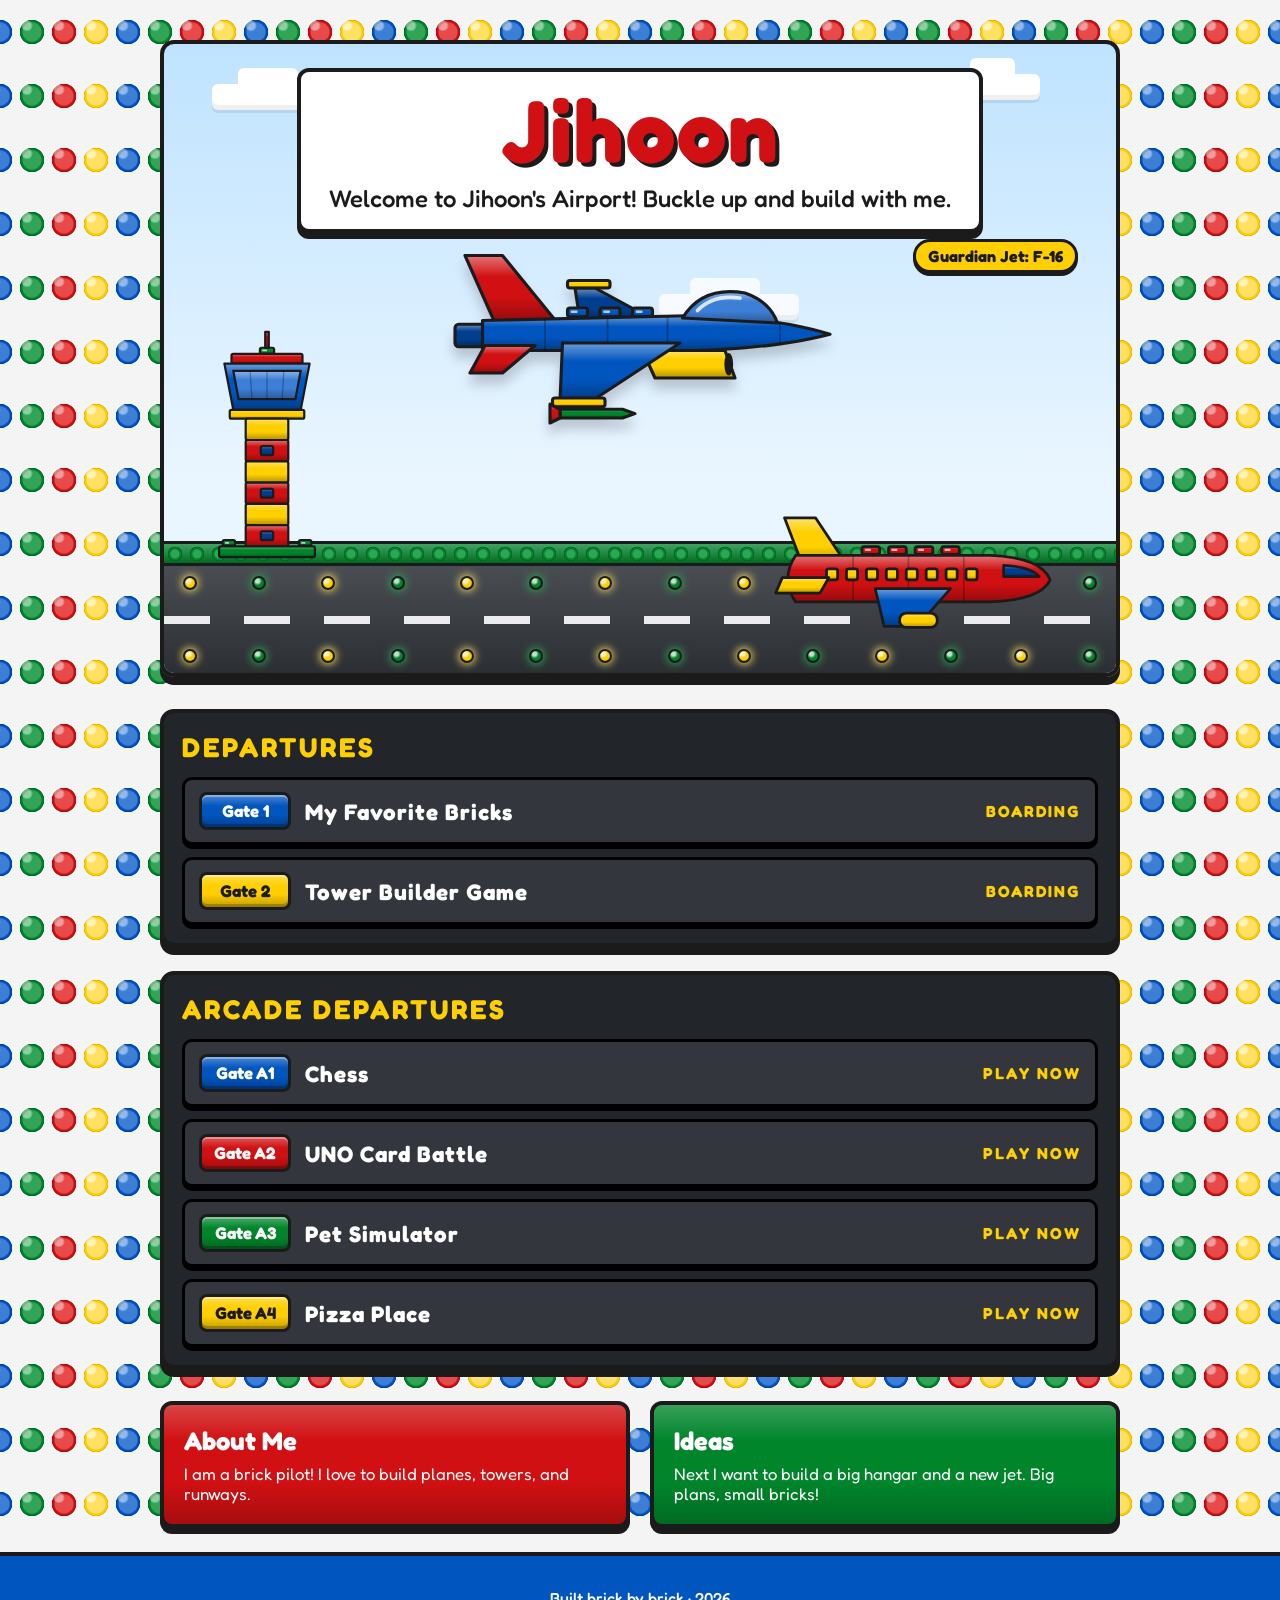
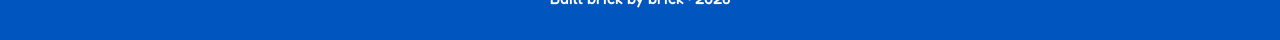
<file: index.html>
<!DOCTYPE html>
<html lang="en">
<head>
  <meta charset="UTF-8">
  <meta http-equiv="refresh" content="0; url=frontend/index.html">
  <title>Jihoon</title>
</head>
<body>
  <p><a href="frontend/index.html">Go to Jihoon's website</a></p>
</body>
</html>
</file>
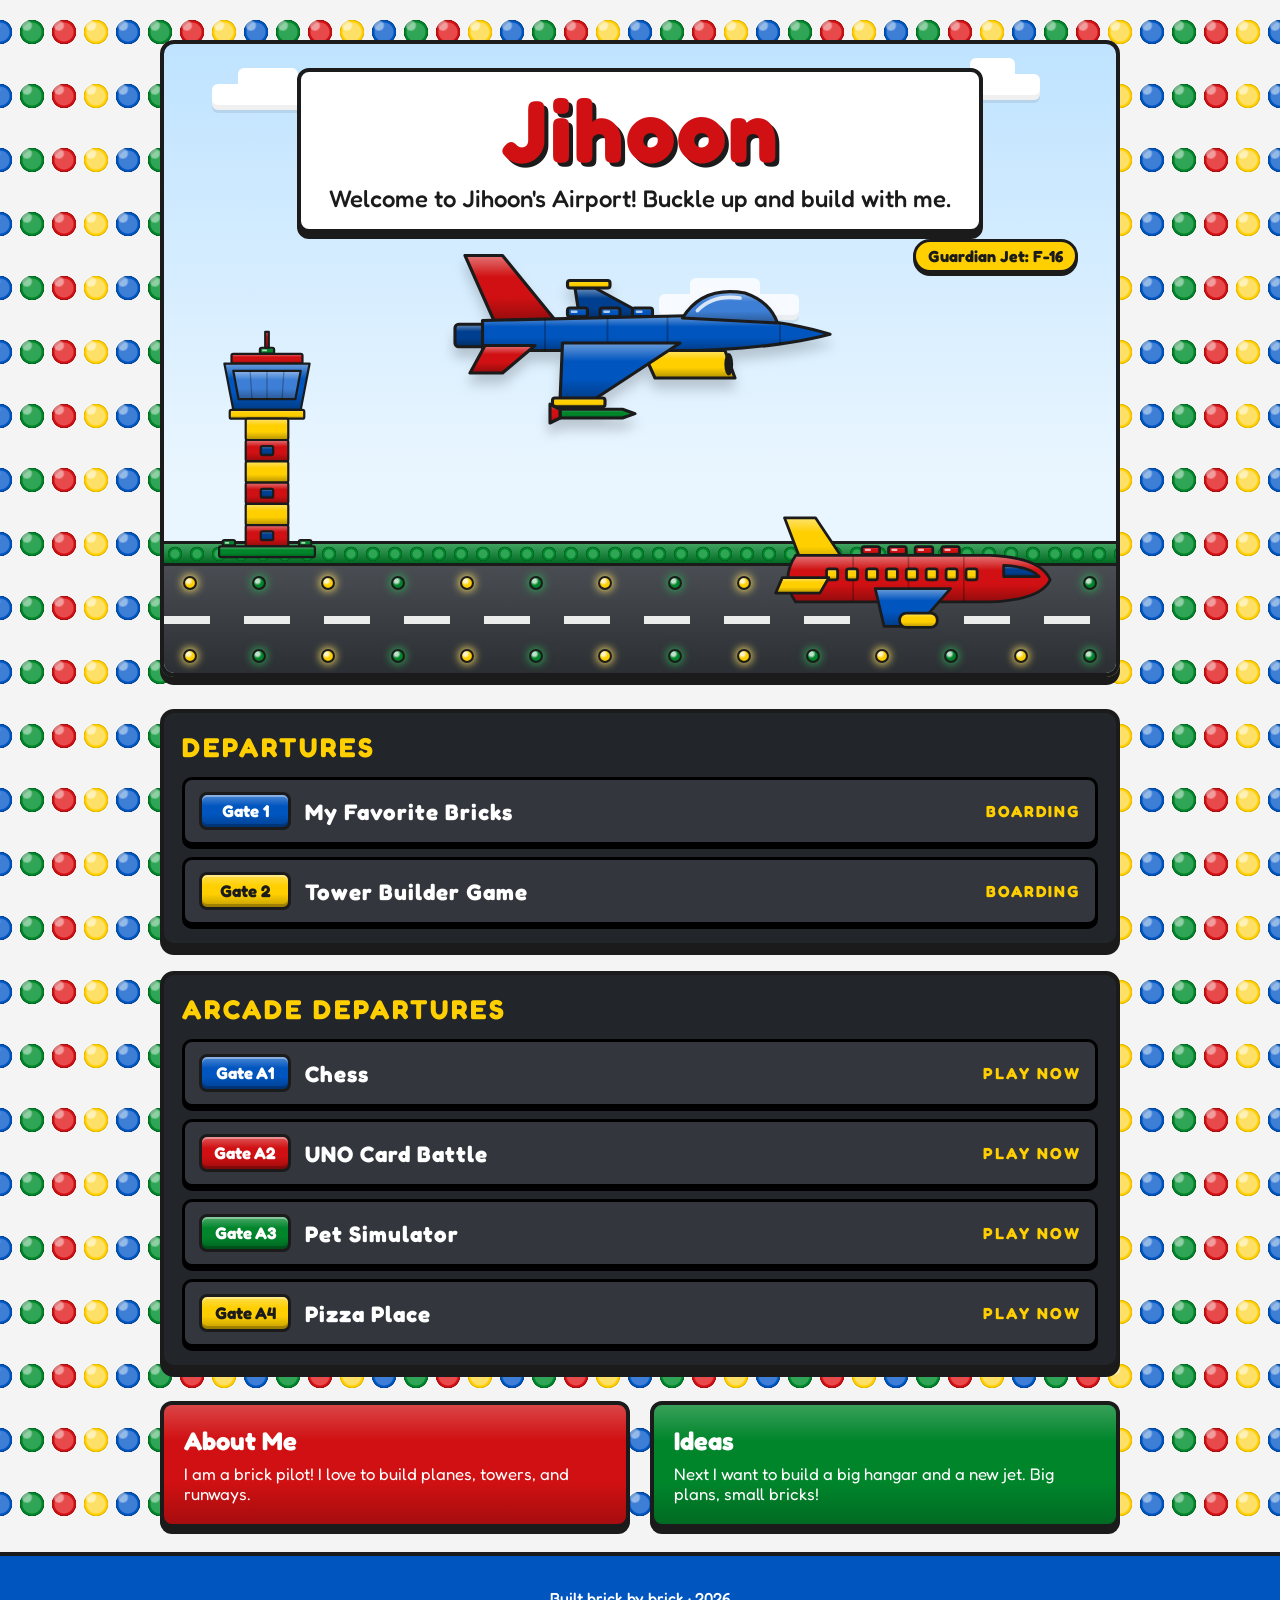
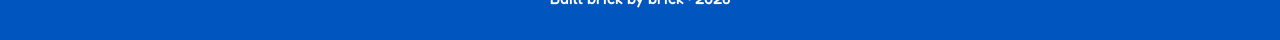
<file: frontend/index.html>
<!DOCTYPE html>
<html lang="en">
<head>
  <meta charset="UTF-8">
  <meta name="viewport" content="width=device-width, initial-scale=1.0">
  <title>Jihoon</title>
  <link rel="preconnect" href="https://fonts.googleapis.com">
  <link rel="preconnect" href="https://fonts.gstatic.com" crossorigin>
  <link href="https://fonts.googleapis.com/css2?family=Fredoka:wght@500;700&display=swap" rel="stylesheet">
  <link rel="stylesheet" href="styles.css">
  <link rel="stylesheet" href="arcade/arcade-board.css">
</head>
<body>
  <main class="page">
    <section class="airport" aria-labelledby="site-title">
      <div class="clouds" aria-hidden="true">
        <span class="cloud c1"></span><span class="cloud c2"></span><span class="cloud c3"></span>
      </div>

      <header class="airport-sign">
        <h1 id="site-title">Jihoon</h1>
        <p id="site-welcome" class="welcome"></p>
      </header>

      <div class="sky-lane">
        <div id="jet" class="guardian-jet" aria-hidden="true"></div>
        <p id="jet-tag" class="jet-tag"></p>
      </div>

      <div class="airfield" aria-hidden="true">
        <div id="tower" class="tower"></div>
        <div class="grass"></div>
        <div class="runway">
          <div id="lights-top" class="runway-lights top"></div>
          <div class="center-line"></div>
          <div id="lights-bottom" class="runway-lights bottom"></div>
        </div>
        <div id="runway-plane" class="runway-plane"></div>
      </div>
    </section>

    <nav class="board" aria-labelledby="board-title">
      <h2 id="board-title" class="board-title"></h2>
      <div id="page-links" class="page-links"></div>
    </nav>

    <section id="cards" class="cards"></section>
  </main>

  <footer class="footer">
    <p>Built brick by brick &middot; <span id="year"></span></p>
  </footer>

  <!-- Load order: back-end, then interface, then front-end. -->
  <script src="../backend/content.js"></script>
  <script src="../interface/api.js"></script>
  <script src="airport-art.js"></script>
  <script src="app.js"></script>
  <script src="arcade/arcade-board.js"></script>
</body>
</html>
</file>
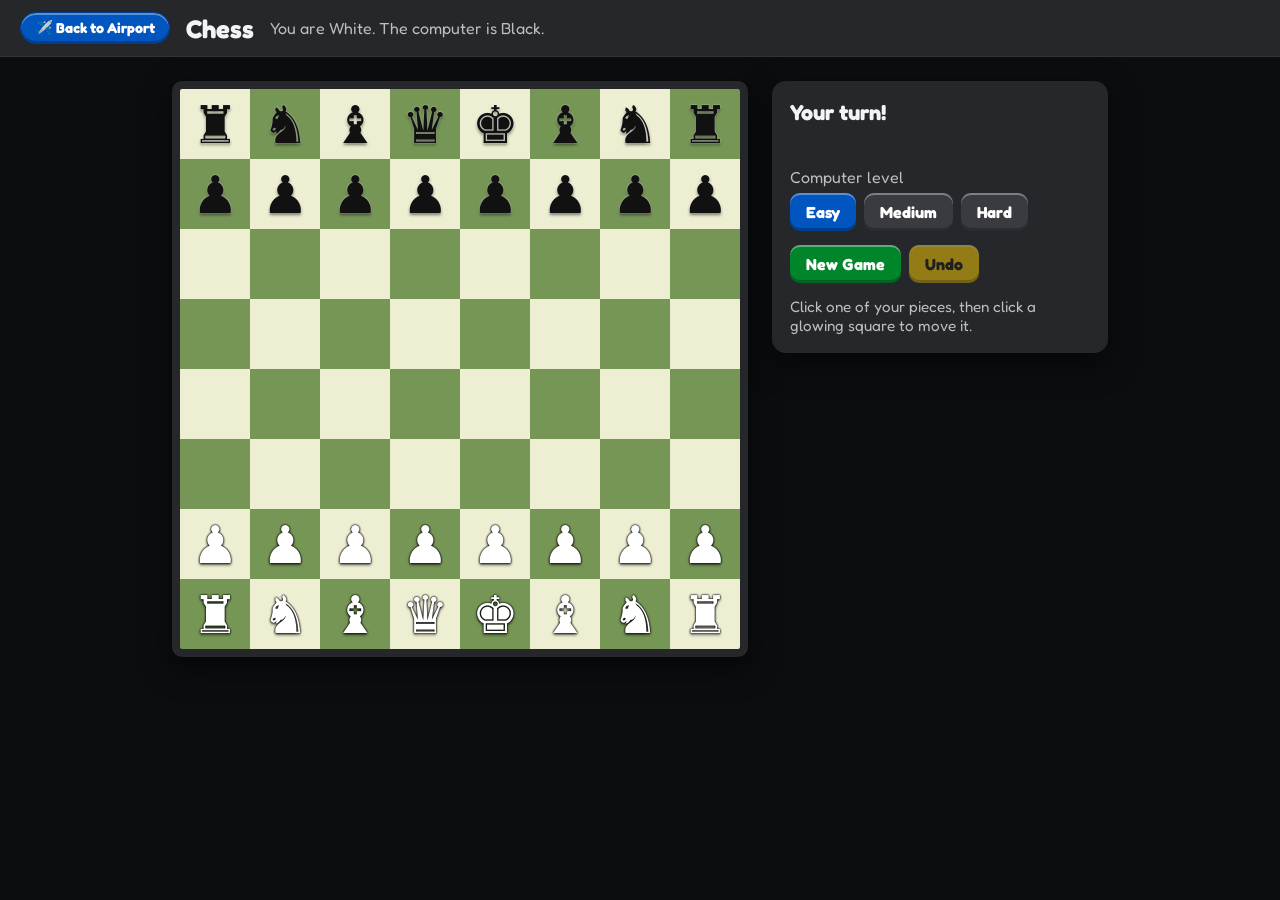
<file: frontend/arcade/chess/index.html>
<!DOCTYPE html>
<html lang="en">
<head>
  <meta charset="UTF-8">
  <meta name="viewport" content="width=device-width, initial-scale=1.0">
  <title>Chess - Jihoon's Arcade</title>
  <link rel="preconnect" href="https://fonts.googleapis.com">
  <link rel="preconnect" href="https://fonts.gstatic.com" crossorigin>
  <link href="https://fonts.googleapis.com/css2?family=Fredoka:wght@500;600;700&display=swap" rel="stylesheet">
  <link rel="stylesheet" href="../shared/arcade.css">
  <link rel="stylesheet" href="chess.css">
</head>
<body class="arcade-page chess-page">
  <!-- FRONT-END (arcade): chess screen only. Rules + computer player: backend/arcade/chess/. Glue: interface/arcade/chess/chessApi.js -->
  <header class="chess-top">
    <a class="arcade-back-link" href="../../index.html">&#9992;&#65039; Back to Airport</a>
    <h1>Chess</h1>
    <span class="chess-sub">You are White. The computer is Black.</span>
  </header>

  <main class="chess-layout">
    <div id="chess-board" class="chess-board" role="grid" aria-label="Chess board"></div>

    <aside class="chess-side">
      <p id="chess-status" class="chess-status" aria-live="polite">Your turn!</p>
      <div class="chess-group">
        <span class="chess-label">Computer level</span>
        <div id="chess-levels" class="chess-levels"></div>
      </div>
      <div class="chess-buttons">
        <button id="chess-new" type="button" class="chess-btn green">New Game</button>
        <button id="chess-undo" type="button" class="chess-btn yellow">Undo</button>
      </div>
      <p class="chess-help">Click one of your pieces, then click a glowing square to move it.</p>
    </aside>
  </main>

  <script type="module" src="chessBoard.js"></script>
</body>
</html>
</file>
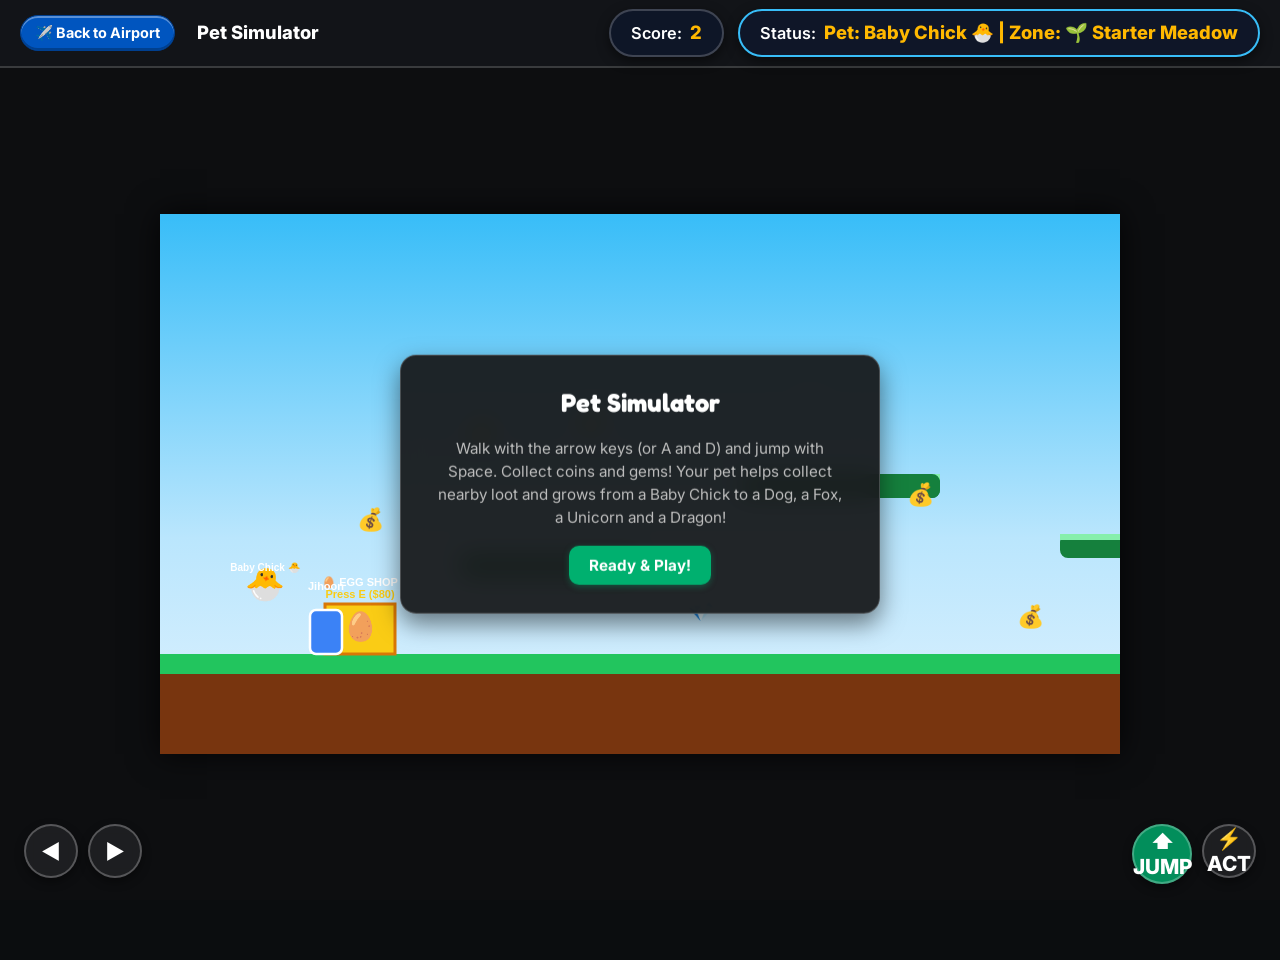
<file: frontend/arcade/pets/index.html>
<!DOCTYPE html>
<html lang="en">
<head>
  <meta charset="UTF-8">
  <meta name="viewport" content="width=device-width, initial-scale=1.0">
  <title>Pet Simulator - Jihoon's Arcade</title>
  <link rel="preconnect" href="https://fonts.googleapis.com">
  <link rel="preconnect" href="https://fonts.gstatic.com" crossorigin>
  <link href="https://fonts.googleapis.com/css2?family=Fredoka:wght@400;500;600;700&family=Inter:wght@400;500;600;700;800&display=swap" rel="stylesheet">
  <link rel="stylesheet" href="../shared/main.css">
  <link rel="stylesheet" href="../shared/games.css">
  <link rel="stylesheet" href="../shared/arcade.css">
</head>
<body class="arcade-page">
  <!-- FRONT-END (arcade): game screen only. Game data: backend/arcade/pets/. Glue: interface/arcade/pets/launch.js -->
  <main id="appContainer">
    <section id="gameView" class="view-section hidden">
      <div class="game-viewport-wrapper">
        <div class="game-topbar">
          <div class="game-topbar-left">
            <a class="arcade-back-link" href="../../index.html">&#9992;&#65039; Back to Airport</a>
            <span class="in-game-title" id="inGameTitle">Pet Simulator</span>
          </div>
          <div class="game-topbar-right">
            <div class="in-game-stat" id="inGameScoreStat">
              <span>Score:</span> <strong id="inGameScoreVal">0</strong>
            </div>
            <div class="in-game-stat" id="inGameSpecialStat">
              <span id="inGameSpecialLabel">Level:</span> <strong id="inGameSpecialVal">1</strong>
            </div>
          </div>
        </div>

        <div class="canvas-holder">
          <canvas id="gameCanvas" width="960" height="540"></canvas>

          <div id="gameInstructionOverlay" class="game-instructions">
            <h3 id="instructionTitle">How to play</h3>
            <p id="instructionText"></p>
            <button id="startGameBtn" class="btn-primary">Ready &amp; Play!</button>
          </div>

          <div id="gameOverOverlay" class="game-instructions hidden">
            <h2 id="gameOverTitle">Game Over!</h2>
            <p id="gameOverSummary">Your score: 0</p>
            <div class="game-over-buttons">
              <button id="nextStageBtn" class="btn-primary hidden">Next Stage</button>
              <button id="restartGameBtn" class="btn-primary">Play Again</button>
              <button id="exitToHubBtn" class="btn-secondary">Back to Airport</button>
            </div>
          </div>

          <div class="touch-controls-layer">
            <div class="touch-dpad">
              <button type="button" class="touch-btn" id="ctrlLeft" title="Move Left">&#9664;</button>
              <button type="button" class="touch-btn" id="ctrlRight" title="Move Right">&#9654;</button>
            </div>
            <div class="touch-actions">
              <button type="button" class="touch-btn touch-btn-action" id="ctrlJump" title="Jump / Space">&#11014; JUMP</button>
              <button type="button" class="touch-btn" id="ctrlAction" title="Action">&#9889; ACT</button>
            </div>
          </div>
        </div>
      </div>
    </section>
  </main>

  <script type="module" src="../../../interface/arcade/pets/launch.js"></script>
</body>
</html>
</file>
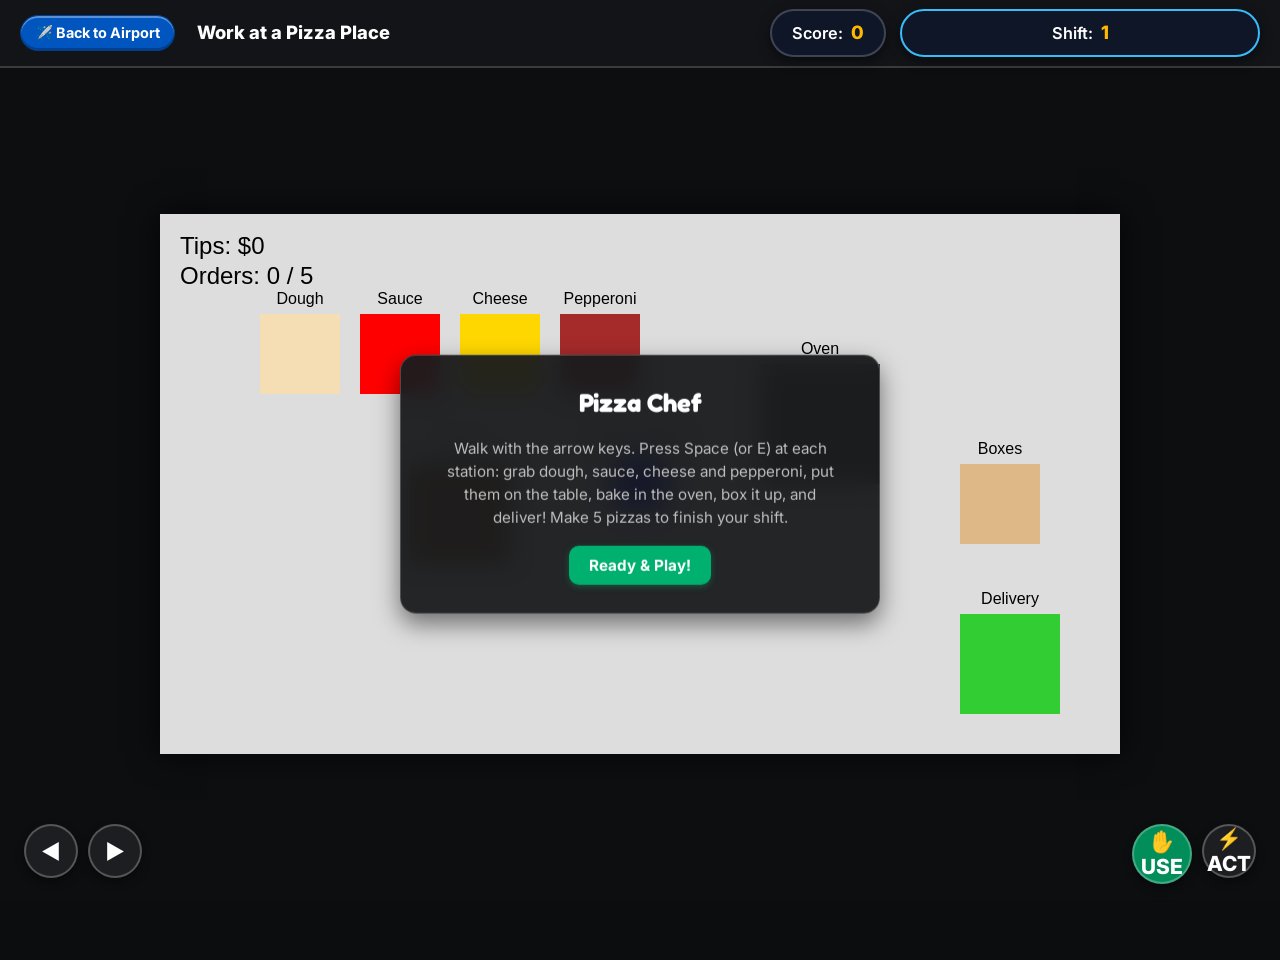
<file: frontend/arcade/pizza/index.html>
<!DOCTYPE html>
<html lang="en">
<head>
  <meta charset="UTF-8">
  <meta name="viewport" content="width=device-width, initial-scale=1.0">
  <title>Work at a Pizza Place - Jihoon's Arcade</title>
  <link rel="preconnect" href="https://fonts.googleapis.com">
  <link rel="preconnect" href="https://fonts.gstatic.com" crossorigin>
  <link href="https://fonts.googleapis.com/css2?family=Fredoka:wght@400;500;600;700&family=Inter:wght@400;500;600;700;800&display=swap" rel="stylesheet">
  <link rel="stylesheet" href="../shared/main.css">
  <link rel="stylesheet" href="../shared/games.css">
  <link rel="stylesheet" href="../shared/arcade.css">
</head>
<body class="arcade-page">
  <!-- FRONT-END (arcade): game screen only. Game data: backend/arcade/pizza/. Glue: interface/arcade/pizza/launch.js -->
  <main id="appContainer">
    <section id="gameView" class="view-section hidden">
      <div class="game-viewport-wrapper">
        <div class="game-topbar">
          <div class="game-topbar-left">
            <a class="arcade-back-link" href="../../index.html">&#9992;&#65039; Back to Airport</a>
            <span class="in-game-title" id="inGameTitle">Work at a Pizza Place</span>
          </div>
          <div class="game-topbar-right">
            <div class="in-game-stat" id="inGameScoreStat">
              <span>Score:</span> <strong id="inGameScoreVal">0</strong>
            </div>
            <div class="in-game-stat" id="inGameSpecialStat">
              <span id="inGameSpecialLabel">Level:</span> <strong id="inGameSpecialVal">1</strong>
            </div>
          </div>
        </div>

        <div class="canvas-holder">
          <canvas id="gameCanvas" width="960" height="540"></canvas>

          <div id="gameInstructionOverlay" class="game-instructions">
            <h3 id="instructionTitle">How to play</h3>
            <p id="instructionText"></p>
            <button id="startGameBtn" class="btn-primary">Ready &amp; Play!</button>
          </div>

          <div id="gameOverOverlay" class="game-instructions hidden">
            <h2 id="gameOverTitle">Game Over!</h2>
            <p id="gameOverSummary">Your score: 0</p>
            <div class="game-over-buttons">
              <button id="nextStageBtn" class="btn-primary hidden">Next Stage</button>
              <button id="restartGameBtn" class="btn-primary">Play Again</button>
              <button id="exitToHubBtn" class="btn-secondary">Back to Airport</button>
            </div>
          </div>

          <div class="touch-controls-layer">
            <div class="touch-dpad">
              <button type="button" class="touch-btn" id="ctrlLeft" title="Move Left">&#9664;</button>
              <button type="button" class="touch-btn" id="ctrlRight" title="Move Right">&#9654;</button>
            </div>
            <div class="touch-actions">
              <button type="button" class="touch-btn touch-btn-action" id="ctrlJump" title="Use station / Space">&#9995; USE</button>
              <button type="button" class="touch-btn" id="ctrlAction" title="Action">&#9889; ACT</button>
            </div>
          </div>
        </div>
      </div>
    </section>
  </main>

  <script type="module" src="../../../interface/arcade/pizza/launch.js"></script>
</body>
</html>
</file>
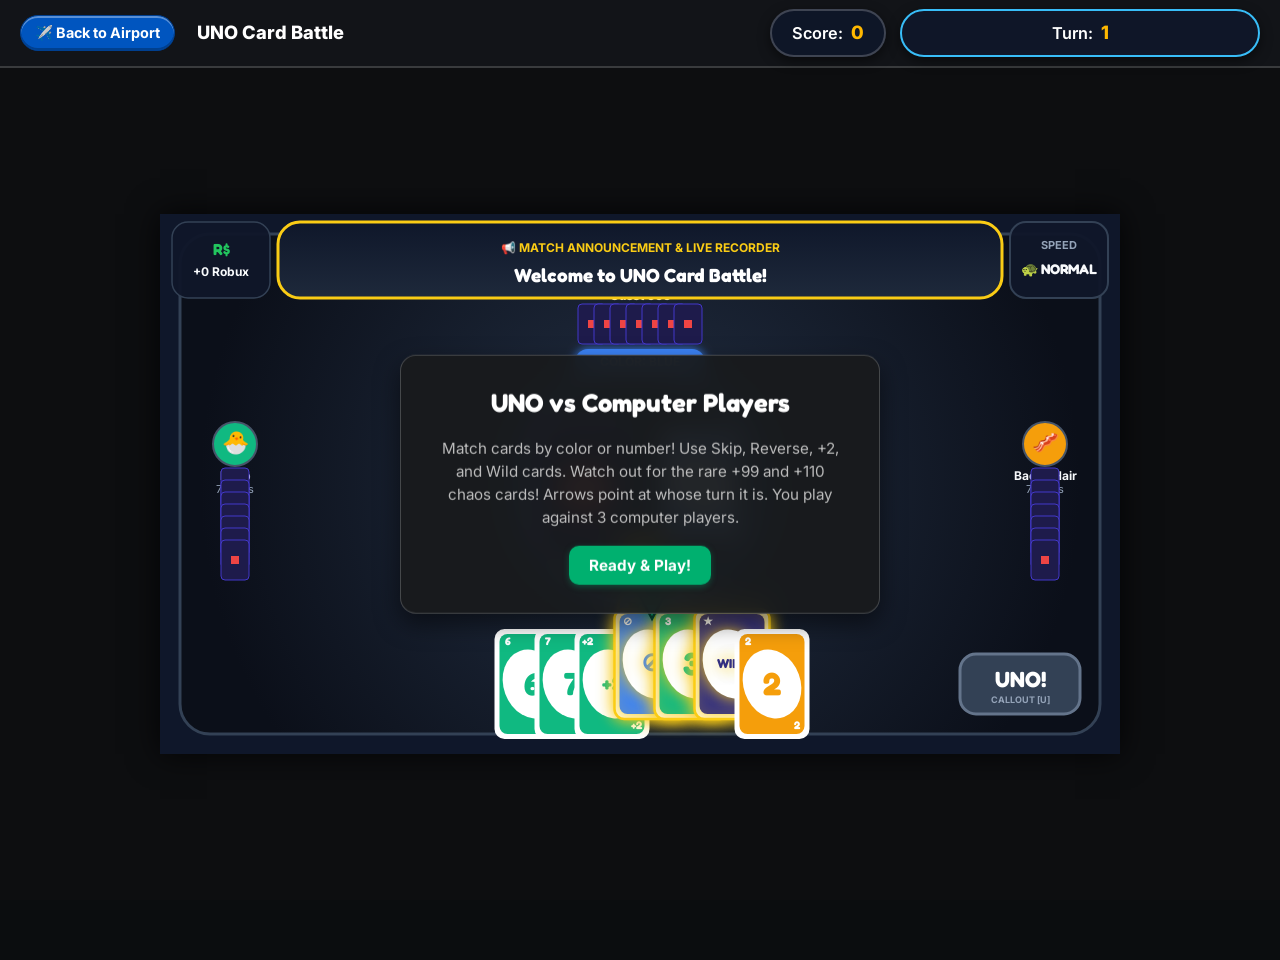
<file: frontend/arcade/uno/index.html>
<!DOCTYPE html>
<html lang="en">
<head>
  <meta charset="UTF-8">
  <meta name="viewport" content="width=device-width, initial-scale=1.0">
  <title>UNO Card Battle - Jihoon's Arcade</title>
  <link rel="preconnect" href="https://fonts.googleapis.com">
  <link rel="preconnect" href="https://fonts.gstatic.com" crossorigin>
  <link href="https://fonts.googleapis.com/css2?family=Fredoka:wght@400;500;600;700&family=Inter:wght@400;500;600;700;800&display=swap" rel="stylesheet">
  <link rel="stylesheet" href="../shared/main.css">
  <link rel="stylesheet" href="../shared/games.css">
  <link rel="stylesheet" href="../shared/arcade.css">
</head>
<body class="arcade-page">
  <!-- FRONT-END (arcade): game screen only. Game data: backend/arcade/uno/. Glue: interface/arcade/uno/launch.js -->
  <main id="appContainer">
    <section id="gameView" class="view-section hidden">
      <div class="game-viewport-wrapper">
        <div class="game-topbar">
          <div class="game-topbar-left">
            <a class="arcade-back-link" href="../../index.html">&#9992;&#65039; Back to Airport</a>
            <span class="in-game-title" id="inGameTitle">UNO Card Battle</span>
          </div>
          <div class="game-topbar-right">
            <div class="in-game-stat" id="inGameScoreStat">
              <span>Score:</span> <strong id="inGameScoreVal">0</strong>
            </div>
            <div class="in-game-stat" id="inGameSpecialStat">
              <span id="inGameSpecialLabel">Level:</span> <strong id="inGameSpecialVal">1</strong>
            </div>
          </div>
        </div>

        <div class="canvas-holder">
          <canvas id="gameCanvas" width="960" height="540"></canvas>

          <div id="gameInstructionOverlay" class="game-instructions">
            <h3 id="instructionTitle">How to play</h3>
            <p id="instructionText"></p>
            <button id="startGameBtn" class="btn-primary">Ready &amp; Play!</button>
          </div>

          <div id="gameOverOverlay" class="game-instructions hidden">
            <h2 id="gameOverTitle">Game Over!</h2>
            <p id="gameOverSummary">Your score: 0</p>
            <div class="game-over-buttons">
              <button id="nextStageBtn" class="btn-primary hidden">Next Stage</button>
              <button id="restartGameBtn" class="btn-primary">Play Again</button>
              <button id="exitToHubBtn" class="btn-secondary">Back to Airport</button>
            </div>
          </div>

          <!-- UNO is played by clicking cards, so the movement buttons are left out. -->
        </div>
      </div>
    </section>
  </main>

  <script type="module" src="../../../interface/arcade/uno/launch.js"></script>
</body>
</html>
</file>
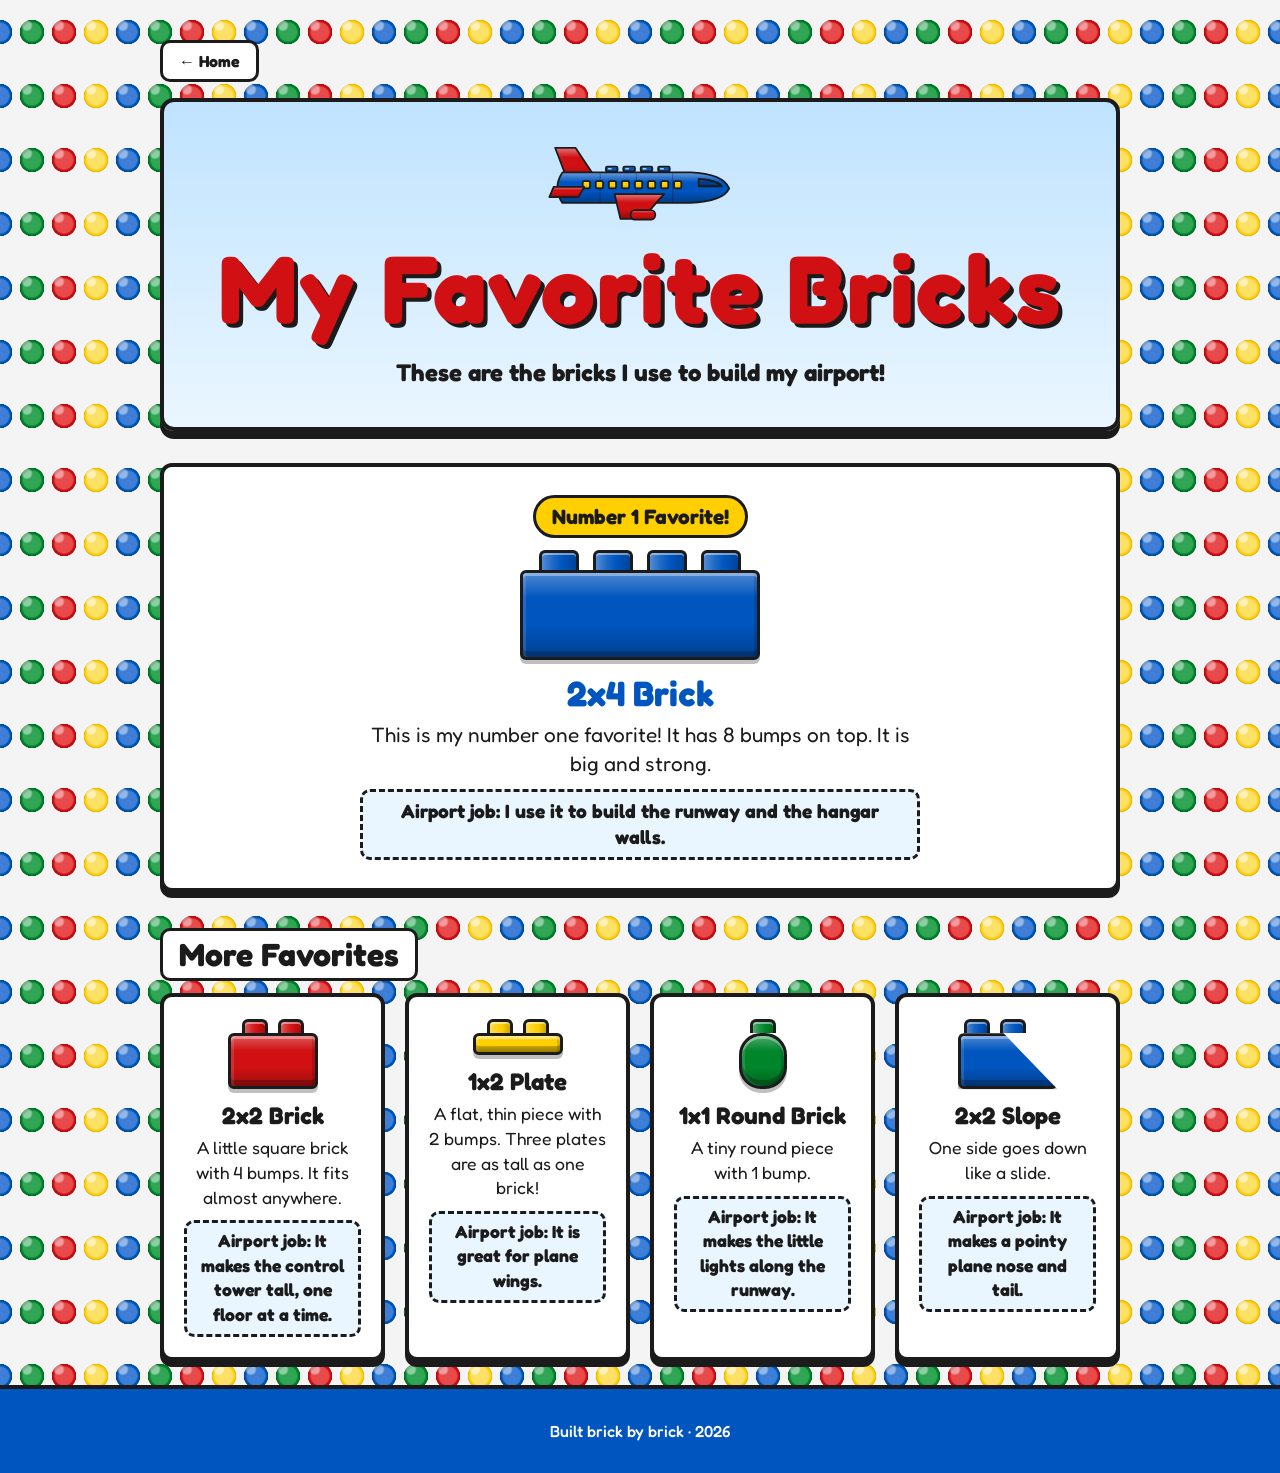
<file: frontend/bricks.html>
<!DOCTYPE html>
<html lang="en">
<head>
  <meta charset="UTF-8">
  <meta name="viewport" content="width=device-width, initial-scale=1.0">
  <title>My Favorite Bricks</title>
  <link rel="preconnect" href="https://fonts.googleapis.com">
  <link rel="preconnect" href="https://fonts.gstatic.com" crossorigin>
  <link href="https://fonts.googleapis.com/css2?family=Fredoka:wght@500;700&display=swap" rel="stylesheet">
  <link rel="stylesheet" href="styles.css">
</head>
<body>
  <main class="page">
    <a class="back-link" href="index.html">&larr; Home</a>

    <header class="hero sky-hero">
      <div id="hero-plane" class="hero-plane" aria-hidden="true"></div>
      <h1 class="page-title">My Favorite Bricks</h1>
      <p class="welcome">These are the bricks I use to build my airport!</p>
    </header>

    <section id="featured" class="featured"></section>

    <h2 class="sub-title">More Favorites</h2>
    <section id="others" class="brick-grid"></section>
  </main>

  <footer class="footer">
    <p>Built brick by brick &middot; <span id="year"></span></p>
  </footer>

  <script src="../backend/content.js"></script>
  <script src="../interface/api.js"></script>
  <script src="brick-art.js"></script>
  <script src="airport-art.js"></script>
  <script src="bricks.js"></script>
</body>
</html>
</file>
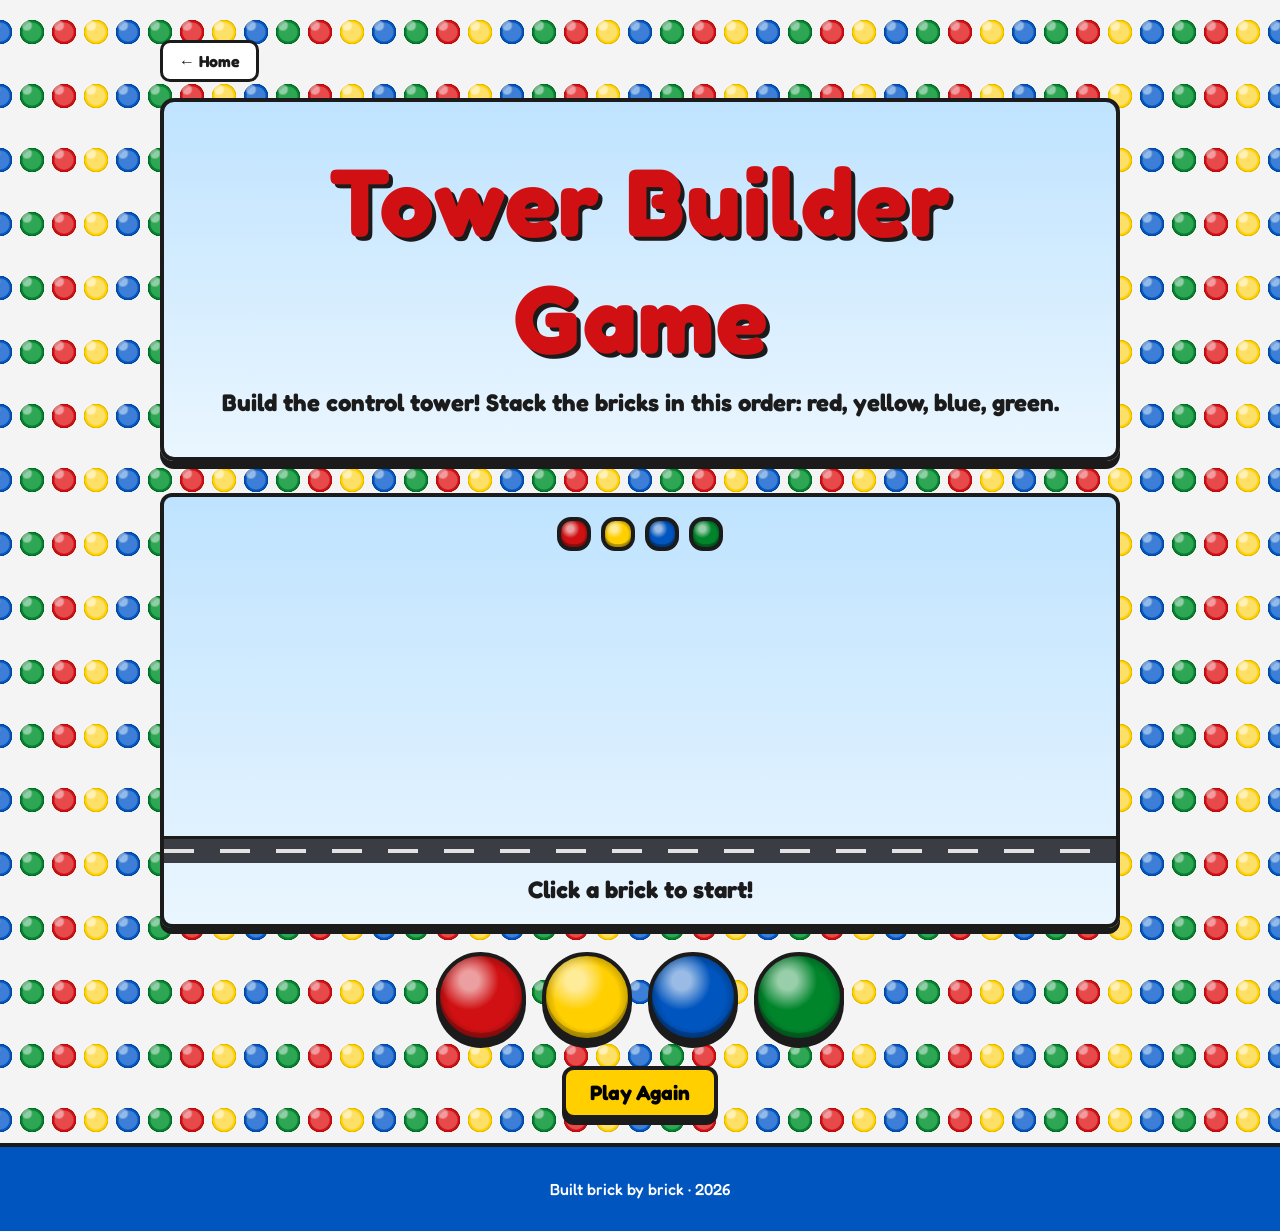
<file: frontend/game.html>
<!DOCTYPE html>
<html lang="en">
<head>
  <meta charset="UTF-8">
  <meta name="viewport" content="width=device-width, initial-scale=1.0">
  <title>Tower Builder Game</title>
  <link rel="preconnect" href="https://fonts.googleapis.com">
  <link rel="preconnect" href="https://fonts.gstatic.com" crossorigin>
  <link href="https://fonts.googleapis.com/css2?family=Fredoka:wght@500;700&display=swap" rel="stylesheet">
  <link rel="stylesheet" href="styles.css">
</head>
<body>
  <main class="page">
    <a class="back-link" href="index.html">&larr; Home</a>

    <header class="hero sky-hero">
      <h1 id="game-title" class="page-title">Tower Builder Game</h1>
      <p id="game-intro" class="welcome">Build the control tower! Stack the bricks in this order: red, yellow, blue, green.</p>
    </header>

    <section class="game">
      <div class="game-board tower-board">
        <div id="order-hint" class="order-hint" aria-label="Color order: red, yellow, blue, green"></div>
        <div id="stack" class="stack" aria-live="polite"></div>
        <p id="message" class="message" aria-live="polite">Click a brick to start!</p>
      </div>
      <div id="choices" class="choices"></div>
      <button id="restart" class="restart" type="button">Play Again</button>
    </section>

    <div id="party" class="party" aria-hidden="true"></div>
  </main>

  <footer class="footer">
    <p>Built brick by brick &middot; <span id="year"></span></p>
  </footer>

  <script src="../backend/content.js"></script>
  <script src="../interface/api.js"></script>
  <script src="airport-art.js"></script>
  <script src="game.js"></script>
</body>
</html>
</file>
<file: frontend/styles.css>
/* Classic brick colors. Every stud uses exactly one of these, solid, never blended. */
:root {
  --red: #D01012;
  --yellow: #FFCF00;
  --blue: #0055BF;
  --green: #00852B;
  --ink: #1B1B1B;
  --plate: #F4F4F4;
}

* { box-sizing: border-box; }

body {
  margin: 0;
  min-height: 100vh;
  font-family: "Fredoka", "Comic Sans MS", "Trebuchet MS", sans-serif;
  color: var(--ink);
  background-color: var(--plate);
  /* Stud pattern: four layers, each a single solid color with a hard edge (no gradients inside a stud). */
  /* 3D stud pattern. Each stud uses only tints of its own color (never a second color). */
  background-image:
    radial-gradient(circle at 46% 40%, rgba(255,255,255,0.45) 0 4px, transparent 6px),
    radial-gradient(circle at center, #E8494A 0 9px, var(--red) 10px 11px, #A00B0D 12px, transparent 12.5px),
    radial-gradient(circle at 46% 40%, rgba(255,255,255,0.55) 0 4px, transparent 6px),
    radial-gradient(circle at center, #FFE066 0 9px, var(--yellow) 10px 11px, #D9AF00 12px, transparent 12.5px),
    radial-gradient(circle at 46% 40%, rgba(255,255,255,0.45) 0 4px, transparent 6px),
    radial-gradient(circle at center, #3D7FD6 0 9px, var(--blue) 10px 11px, #003F8F 12px, transparent 12.5px),
    radial-gradient(circle at 46% 40%, rgba(255,255,255,0.45) 0 4px, transparent 6px),
    radial-gradient(circle at center, #2FA555 0 9px, var(--green) 10px 11px, #005F1E 12px, transparent 12.5px);
  background-size: 128px 64px;
  background-position: 0 0, 0 0, 32px 0, 32px 0, 64px 0, 64px 0, 96px 0, 96px 0;
  display: flex;
  flex-direction: column;
}

.page {
  flex: 1;
  width: min(960px, 92%);
  margin: 40px auto 24px;
}

/* A row of four bricks. Each brick and its studs are one solid color. */
.brick-row {
  display: grid;
  grid-template-columns: repeat(4, 1fr);
  gap: 8px;
  margin-bottom: 24px;
}

.brick {
  position: relative;
  height: 56px;
  margin-top: 16px;
  border-radius: 6px;
  display: flex;
  justify-content: space-around;
  padding: 0 10%;
  border: 3px solid var(--ink);
}

.brick span {
  width: 26px;
  height: 16px;
  margin-top: -19px;
  border: 3px solid var(--ink);
  border-bottom: none;
  border-radius: 6px 6px 0 0;
  background-color: inherit; /* same single color as its brick */
}

.red    { --c: var(--red);    --c-hi: #E8494A; --c-lo: #A00B0D; background-color: var(--red); }
.yellow { --c: var(--yellow); --c-hi: #FFE066; --c-lo: #D9AF00; background-color: var(--yellow); }
.blue   { --c: var(--blue);   --c-hi: #3D7FD6; --c-lo: #003F8F; background-color: var(--blue); }
.green  { --c: var(--green);  --c-hi: #2FA555; --c-lo: #005F1E; background-color: var(--green); }

.hero {
  background: var(--yellow);
  border: 4px solid var(--ink);
  border-radius: 14px;
  padding: 40px 24px;
  text-align: center;
  box-shadow: 0 8px 0 var(--ink);
}

.hero h1 {
  margin: 0;
  font-size: clamp(3rem, 10vw, 6rem);
  font-weight: 700;
  letter-spacing: 2px;
  color: var(--red);
  text-shadow: 4px 4px 0 var(--ink);
}

.welcome {
  margin: 12px 0 0;
  font-size: clamp(1.1rem, 2.6vw, 1.5rem);
  font-weight: 500;
}

.cards {
  display: grid;
  grid-template-columns: repeat(auto-fit, minmax(220px, 1fr));
  gap: 20px;
  margin-top: 32px;
}

.card {
  border: 4px solid var(--ink);
  border-radius: 12px;
  padding: 20px;
  color: #fff;
  box-shadow: 0 6px 0 var(--ink);
  transition: transform 0.15s ease;
  cursor: pointer;
}

.card h2 { margin: 0 0 8px; font-size: 1.6rem; }
.card p  { margin: 0; font-size: 1.05rem; }

.card.pop { transform: translateY(-8px); }

.footer {
  text-align: center;
  padding: 16px;
  background: var(--blue);
  color: #fff;
  border-top: 4px solid var(--ink);
  font-weight: 500;
}

@media (max-width: 600px) {
  .brick-row { grid-template-columns: repeat(2, 1fr); }
}

/* ---------- Page links on the homepage ---------- */
.page-links {
  display: grid;
  grid-template-columns: repeat(auto-fit, minmax(220px, 1fr));
  gap: 20px;
  margin-top: 32px;
}

.page-link {
  display: block;
  text-align: center;
  text-decoration: none;
  font-size: 1.5rem;
  font-weight: 700;
  padding: 22px 16px;
  border: 4px solid var(--ink);
  border-radius: 12px;
  box-shadow: 0 6px 0 var(--ink);
  color: #fff;
  transition: transform 0.15s ease;
}
.page-link.yellow { color: var(--ink); }
.page-link:hover, .page-link:focus { transform: translateY(-4px); }

.back-link {
  display: inline-block;
  margin-bottom: 16px;
  padding: 8px 16px;
  background: #fff;
  color: var(--ink);
  border: 3px solid var(--ink);
  border-radius: 10px;
  text-decoration: none;
  font-weight: 700;
}

.page-title {
  margin: 0;
  font-size: clamp(2.2rem, 7vw, 4rem);
  color: var(--blue);
  text-shadow: 3px 3px 0 var(--ink);
}

.sub-title {
  margin: 36px 0 12px;
  font-size: 2rem;
  background: #fff;
  display: inline-block;
  padding: 4px 16px;
  border: 3px solid var(--ink);
  border-radius: 10px;
}

/* ---------- Favorite Bricks page ---------- */
.featured { margin-top: 32px; }

.brick-grid {
  display: grid;
  grid-template-columns: repeat(auto-fit, minmax(200px, 1fr));
  gap: 20px;
}

.brick-card {
  background: #fff;
  border: 4px solid var(--ink);
  border-radius: 12px;
  padding: 20px;
  text-align: center;
  box-shadow: 0 6px 0 var(--ink);
}
.brick-card h3 { margin: 12px 0 6px; font-size: 1.5rem; }
.brick-card p { margin: 0; font-size: 1.1rem; line-height: 1.4; }

.brick-card.is-featured { padding: 28px; }
.brick-card.is-featured h3 { font-size: 2.2rem; color: var(--blue); }
.brick-card.is-featured p { font-size: 1.3rem; max-width: 560px; margin: 0 auto; }

.badge {
  display: table;
  margin-left: auto !important;
  margin-right: auto !important;
  background: var(--yellow);
  border: 3px solid var(--ink);
  border-radius: 999px;
  padding: 4px 16px;
  font-weight: 700;
  margin-bottom: 12px !important;
}

/* Brick picture: studs on top, body below. Each stud is a single solid color. */
.brick-art { display: inline-flex; flex-direction: column; align-items: center; }
.art-studs { display: flex; gap: 10px; justify-content: center; }
.art-stud {
  width: 26px;
  height: 14px;
  border: 3px solid var(--ink);
  border-bottom: none;
  border-radius: 6px 6px 0 0;
}
.art-body {
  height: 56px;
  border: 3px solid var(--ink);
  border-radius: 6px;
}

.brick-art.shape-plate .art-body { height: 22px; width: 90px; }
.brick-art.shape-round .art-body { width: 48px; border-radius: 22px; }
.brick-art.shape-slope { align-items: flex-start; }
.brick-art.shape-slope .art-studs { padding-left: 6px; }
.brick-art.shape-slope .art-body {
  width: 100px;
  clip-path: polygon(0 0, 46% 0, 100% 100%, 0 100%);
}
.brick-art.shape-brick .art-body { width: 90px; }
.brick-art.big .art-studs { gap: 14px; }
.brick-art.big .art-stud { width: 40px; height: 20px; }
.brick-art.big .art-body { width: 240px; height: 90px; }

/* ---------- Stud stacking game ---------- */
.game { margin-top: 32px; text-align: center; }

.game-board {
  background: #fff;
  border: 4px solid var(--ink);
  border-radius: 12px;
  box-shadow: 0 6px 0 var(--ink);
  padding: 20px;
}

.order-hint { display: flex; gap: 10px; justify-content: center; margin-bottom: 12px; }
.order-hint .stud-piece { width: 34px; height: 34px; cursor: default; }

.stack {
  min-height: 260px;
  display: flex;
  flex-direction: column-reverse; /* first stud sits at the bottom */
  align-items: center;
  justify-content: flex-start;
  gap: 4px;
  padding: 8px;
}

.stud-piece {
  display: inline-block;
  width: 110px;
  height: 56px;
  border: 4px solid var(--ink);
  border-radius: 14px;
  padding: 0;
}
.stack .stud-piece { animation: drop 0.25s ease-out; }

.message { font-size: 1.5rem; font-weight: 700; margin: 12px 0 0; }

.choices { display: flex; flex-wrap: wrap; gap: 16px; justify-content: center; margin: 24px 0; }
.choices .stud-piece {
  width: 90px;
  height: 90px;
  border-radius: 50%;
  cursor: pointer;
  box-shadow: 0 6px 0 var(--ink);
  transition: transform 0.1s ease;
}
.choices .stud-piece:active { transform: translateY(4px); box-shadow: 0 2px 0 var(--ink); }

.restart {
  font-family: inherit;
  font-size: 1.3rem;
  font-weight: 700;
  padding: 10px 24px;
  background: var(--yellow);
  border: 4px solid var(--ink);
  border-radius: 12px;
  box-shadow: 0 6px 0 var(--ink);
  cursor: pointer;
}

.stack.oops { animation: shake 0.4s ease; }
.stack.win { animation: hop 0.6s ease 3; }

.party { pointer-events: none; position: fixed; inset: 0; overflow: hidden; }
.confetti {
  position: absolute;
  top: -30px;
  width: 18px;
  height: 18px;
  border: 2px solid var(--ink);
  border-radius: 4px;
  animation: fall 2.2s linear forwards;
}

@keyframes drop { from { transform: translateY(-40px); opacity: 0; } to { transform: none; opacity: 1; } }
@keyframes shake { 0%, 100% { transform: none; } 25% { transform: translateX(-12px); } 75% { transform: translateX(12px); } }
@keyframes hop { 0%, 100% { transform: none; } 50% { transform: translateY(-24px) scale(1.05); } }
@keyframes fall { to { transform: translateY(110vh) rotate(540deg); } }


/* ---------- Realistic plastic look ----------
   Light and shadow are white/black overlays on the piece's own color,
   so every stud and brick stays one color. */
.brick, .art-body {
  background-image: linear-gradient(180deg, rgba(255,255,255,0.30) 0%, rgba(255,255,255,0) 30%, rgba(0,0,0,0) 62%, rgba(0,0,0,0.24) 100%);
  box-shadow:
    inset 0 3px 0 rgba(255,255,255,0.35),
    inset 0 -6px 0 rgba(0,0,0,0.22),
    inset 3px 0 0 rgba(255,255,255,0.12),
    inset -3px 0 0 rgba(0,0,0,0.14),
    0 4px 0 rgba(0,0,0,0.25);
}

.brick span, .art-stud {
  background-image: linear-gradient(90deg, rgba(255,255,255,0.32) 0%, rgba(255,255,255,0.10) 35%, rgba(0,0,0,0) 60%, rgba(0,0,0,0.20) 100%);
  box-shadow: inset 0 2px 0 rgba(255,255,255,0.45);
}

.stud-piece {
  background-image: linear-gradient(180deg, rgba(255,255,255,0.32) 0%, rgba(255,255,255,0) 35%, rgba(0,0,0,0) 60%, rgba(0,0,0,0.24) 100%);
  box-shadow: inset 0 3px 0 rgba(255,255,255,0.35), inset 0 -6px 0 rgba(0,0,0,0.22);
}

.choices .stud-piece, .order-hint .stud-piece {
  background-image:
    radial-gradient(circle at 36% 30%, rgba(255,255,255,0.60) 0 12%, rgba(255,255,255,0) 38%),
    radial-gradient(circle at 50% 50%, rgba(0,0,0,0) 0 55%, rgba(0,0,0,0.25) 75%);
  box-shadow: inset 0 -5px 0 rgba(0,0,0,0.22), 0 6px 0 var(--ink);
}
.order-hint .stud-piece { box-shadow: inset 0 -3px 0 rgba(0,0,0,0.22); }
.choices .stud-piece:active { box-shadow: inset 0 -3px 0 rgba(0,0,0,0.22), 0 2px 0 var(--ink); }

.confetti {
  background-image: linear-gradient(180deg, rgba(255,255,255,0.35), rgba(0,0,0,0.2));
}

/* =====================================================================
   AIRPORT THEME
   Every brick, stud, plane, and tower piece uses only red, yellow, blue, or green.
   Shading = lighter/darker tones of the same color or white/black overlays.
   ===================================================================== */
:root {
  --sky-top: #BFE3FF;
  --sky-low: #EAF6FF;
  --tarmac: #3A3E44;
}

/* ---------- SVG brick art (planes, jet, tower) ---------- */
.art-svg { display: block; width: 100%; height: auto; overflow: visible; }
.art-svg .pc { fill: var(--c); }
.art-svg .pc.tone-hi { fill: var(--c-hi); }
.art-svg .pc.tone-lo { fill: var(--c-lo); }
.art-svg .shade { stroke: none; }
.art-svg .edge { fill: none; stroke: var(--ink); stroke-width: 2.5; stroke-linejoin: round; }
.art-svg .seam { stroke: rgba(0,0,0,0.28); stroke-width: 1.5; }
.art-svg .shine { fill: rgba(255,255,255,0.7); }
.art-svg .gleam { fill: none; stroke: rgba(255,255,255,0.8); stroke-width: 3; stroke-linecap: round; }
.art-svg .mouth { fill: var(--ink); }
/* the color classes also set background-color; SVG shapes ignore it */

/* ---------- Homepage airport scene ---------- */
.airport {
  position: relative;
  overflow: hidden;
  border: 4px solid var(--ink);
  border-radius: 14px;
  box-shadow: 0 8px 0 var(--ink);
  background: linear-gradient(180deg, var(--sky-top) 0%, var(--sky-low) 70%);
}

.airport-sign {
  position: relative;
  z-index: 2;
  width: fit-content;
  max-width: calc(100% - 32px);
  margin: 24px auto 0;
  padding: 14px 28px 16px;
  text-align: center;
  background: #fff;
  border: 4px solid var(--ink);
  border-radius: 12px;
  box-shadow: 0 6px 0 var(--ink);
}
.airport-sign h1 {
  margin: 0;
  font-size: clamp(3rem, 10vw, 5.5rem);
  line-height: 1;
  letter-spacing: 2px;
  color: var(--red);
  text-shadow: 4px 4px 0 var(--ink);
}
.airport-sign .welcome { margin-top: 10px; }

.clouds { position: absolute; inset: 0; pointer-events: none; }
.cloud {
  position: absolute;
  height: 26px;
  background: #fff;
  border-radius: 6px;
  box-shadow: inset 0 -5px 0 rgba(0,0,0,0.06), 0 3px 0 rgba(0,0,0,0.08);
}
.cloud::before {
  content: "";
  position: absolute;
  left: 22%;
  top: -16px;
  width: 50%;
  height: 18px;
  background: #fff;
  border-radius: 6px 6px 0 0;
}
.cloud.c1 { width: 120px; left: 5%; top: 40px; }
.cloud.c2 { width: 90px; right: 8%; top: 30px; }
.cloud.c3 { width: 140px; left: 52%; top: 250px; opacity: 0.8; }

.sky-lane {
  position: relative;
  z-index: 1;
  height: 190px;
}
.guardian-jet {
  position: absolute;
  left: 50%;
  top: 10px;
  width: min(400px, 78%);
  margin-left: calc(min(400px, 78%) / -2);
  filter: drop-shadow(0 10px 6px rgba(0,0,0,0.18));
  animation: jet-glide 6s ease-in-out infinite alternate;
}
.jet-tag {
  position: absolute;
  right: 4%;
  top: 6px;
  margin: 0;
  padding: 4px 12px;
  font-weight: 700;
  font-size: 1rem;
  background: var(--yellow);
  border: 3px solid var(--ink);
  border-radius: 999px;
  box-shadow: 0 3px 0 var(--ink);
}

.airfield {
  position: relative;
  height: 250px;
}
.tower {
  position: absolute;
  z-index: 2;
  left: 5%;
  bottom: 114px;
  width: 110px;
}
.grass {
  position: absolute;
  left: 0; right: 0;
  bottom: 110px;
  height: 22px;
  background-color: var(--green);
  background-image:
    radial-gradient(circle at 50% 45%, var(--c-hi, #2FA555) 0 4px, var(--green) 5px 6px, #005F1E 7px, transparent 7.5px),
    linear-gradient(180deg, rgba(255,255,255,0.25), rgba(0,0,0,0.2));
  background-size: 22px 22px, 100% 100%;
  border-top: 3px solid var(--ink);
}
.runway {
  position: absolute;
  left: 0; right: 0; bottom: 0;
  height: 110px;
  background: var(--tarmac);
  background-image: linear-gradient(180deg, rgba(255,255,255,0.08), rgba(0,0,0,0.25));
  border-top: 3px solid var(--ink);
}
.center-line {
  position: absolute;
  left: 0; right: 0; top: 50%;
  height: 8px;
  margin-top: -4px;
  background: repeating-linear-gradient(90deg, #fff 0 46px, transparent 46px 80px);
  opacity: 0.9;
}
.runway-lights {
  position: absolute;
  left: 2%; right: 2%;
  display: flex;
  justify-content: space-between;
}
.runway-lights.top { top: 10px; }
.runway-lights.bottom { bottom: 10px; }
.runway-light {
  width: 14px;
  height: 14px;
  border-radius: 50%;
  border: 2px solid var(--ink);
  background-image: radial-gradient(circle at 35% 30%, rgba(255,255,255,0.75) 0 20%, rgba(255,255,255,0) 45%),
                    radial-gradient(circle, rgba(0,0,0,0) 55%, rgba(0,0,0,0.25) 80%);
  box-shadow: 0 0 8px 1px var(--c-hi);
  animation: blink 1.6s ease-in-out infinite;
}
.runway-plane {
  position: absolute;
  z-index: 3;
  right: 6%;
  bottom: 40px;
  width: min(290px, 46%);
  transform-origin: 20% 90%;
  animation: takeoff 4s ease-in-out infinite alternate;
}

/* ---------- Departure board links ---------- */
.board {
  margin-top: 32px;
  padding: 18px;
  background: #22252A;
  border: 4px solid var(--ink);
  border-radius: 14px;
  box-shadow: 0 8px 0 var(--ink);
}
.board-title {
  margin: 0 0 14px;
  color: var(--yellow);
  font-size: 1.7rem;
  letter-spacing: 3px;
  text-transform: uppercase;
}
.board .page-links {
  display: grid;
  grid-template-columns: 1fr;
  gap: 12px;
  margin: 0;
}
.board .page-link {
  display: flex;
  align-items: center;
  gap: 14px;
  padding: 12px 14px;
  text-align: left;
  font-size: 1.4rem;
  color: #fff;
  background: #33373D;
  border: 3px solid #000;
  border-radius: 10px;
  box-shadow: 0 4px 0 #000;
}
.board .page-link:hover, .board .page-link:focus-visible {
  transform: translateY(-3px);
  outline: 3px solid var(--yellow);
  outline-offset: 2px;
}
.gate {
  flex: none;
  min-width: 92px;
  padding: 6px 10px;
  text-align: center;
  font-size: 1.05rem;
  color: #fff;
  border: 3px solid var(--ink);
  border-radius: 8px;
  background-image: linear-gradient(180deg, rgba(255,255,255,0.30) 0%, rgba(255,255,255,0) 35%, rgba(0,0,0,0) 60%, rgba(0,0,0,0.24) 100%);
  box-shadow: inset 0 2px 0 rgba(255,255,255,0.35), inset 0 -3px 0 rgba(0,0,0,0.22);
}
.gate.yellow { color: var(--ink); }
.flight { flex: 1; letter-spacing: 1px; }
.status {
  flex: none;
  color: var(--yellow);
  font-size: 1rem;
  text-transform: uppercase;
  letter-spacing: 2px;
  animation: blink 2s steps(2, jump-none) infinite;
}

/* About / Ideas cards keep the plastic look */
.card {
  background-image: linear-gradient(180deg, rgba(255,255,255,0.22) 0%, rgba(255,255,255,0) 30%, rgba(0,0,0,0) 65%, rgba(0,0,0,0.20) 100%);
}
.card.yellow { color: var(--ink); }

/* ---------- Favorite Bricks: airport job line ---------- */
.airport-job {
  display: inline-block;
  margin-top: 10px !important;
  padding: 6px 12px;
  font-weight: 700;
  background: #EAF6FF;
  border: 3px dashed var(--ink);
  border-radius: 10px;
}
.brick-card.is-featured .airport-job { font-size: 1.2rem; }

.hero.sky-hero {
  background: linear-gradient(180deg, var(--sky-top), var(--sky-low));
  position: relative;
  overflow: hidden;
}
.hero.sky-hero .hero-plane {
  width: 190px;
  margin: 0 auto 6px;
}
.hero.sky-hero .welcome { font-weight: 700; }

/* ---------- Tower Builder game ---------- */
.tower-board {
  position: relative;
  background: linear-gradient(180deg, var(--sky-top), var(--sky-low));
  overflow: hidden;
}
.tower-board .stack {
  position: relative;
  min-height: 300px;
  gap: 12px;
  padding-bottom: 30px;
}
.tower-board .stack::after {
  /* runway strip the tower stands on */
  content: "";
  position: absolute;
  left: -20px; right: -20px; bottom: 0;
  height: 24px;
  background: var(--tarmac) repeating-linear-gradient(90deg, rgba(255,255,255,0.85) 0 30px, transparent 30px 56px) center / 100% 4px no-repeat;
  border-top: 3px solid var(--ink);
}
.stack .stud-piece {
  position: relative;
  width: 140px;
  height: 44px;
  border-radius: 6px;
  flex: none;
}
.stack .stud-piece::before, .stack .stud-piece::after {
  /* two studs on top, same single color as the brick */
  content: "";
  position: absolute;
  top: -13px;
  width: 30px;
  height: 11px;
  border: 3px solid var(--ink);
  border-bottom: none;
  border-radius: 5px 5px 0 0;
  background-color: var(--c);
  background-image: linear-gradient(90deg, rgba(255,255,255,0.35) 0%, rgba(255,255,255,0.1) 35%, rgba(0,0,0,0) 60%, rgba(0,0,0,0.2) 100%);
}
.stack .stud-piece::before { left: 20px; }
.stack .stud-piece::after { right: 20px; }
.tower-cab {
  width: 150px;
  flex: none;
  animation: drop 0.4s ease-out;
}
.win-plane {
  position: fixed;
  z-index: 20;
  left: 0;
  top: 40%;
  width: 260px;
  animation: fly-by 3.2s ease-in forwards;
  pointer-events: none;
}

/* ---------- Animations ---------- */
@keyframes jet-glide {
  0%   { transform: translate(-30px, 8px) rotate(2deg); }
  50%  { transform: translate(0, -6px) rotate(-3deg); }
  100% { transform: translate(30px, 6px) rotate(1deg); }
}
@keyframes takeoff {
  from { transform: translateX(0) rotate(0deg); }
  to   { transform: translate(-18px, -20px) rotate(-7deg); }
}
@keyframes blink { 0%, 100% { opacity: 1; } 50% { opacity: 0.55; } }
@keyframes fly-by {
  from { transform: translate(-300px, 120px) rotate(-6deg); }
  to   { transform: translate(110vw, -260px) rotate(-14deg); }
}

/* ---------- Phone width ---------- */
@media (max-width: 600px) {
  .page { margin-top: 20px; }
  .airport-sign { padding: 10px 16px 12px; margin-top: 16px; }
  .sky-lane { height: 170px; }
  .guardian-jet { top: 28px; }
  .jet-tag { right: 50%; transform: translateX(50%); top: 0; font-size: 0.9rem; white-space: nowrap; }
  .cloud.c3 { display: none; }
  .airfield { height: 210px; }
  .tower { width: 58px; left: 3%; bottom: 99px; }
  .runway { height: 96px; }
  .grass { bottom: 96px; }
  .runway-plane { width: 58%; right: 3%; bottom: 30px; }
  .runway-light { width: 11px; height: 11px; }
  .board .page-link { font-size: 1.1rem; gap: 10px; padding: 10px; flex-wrap: wrap; }
  .gate { min-width: 74px; font-size: 0.95rem; }
  .status { font-size: 0.85rem; }
  .stack .stud-piece { width: 120px; }
}

/* ---------- Respect reduced motion ---------- */
@media (prefers-reduced-motion: reduce) {
  *, *::before, *::after { animation: none !important; transition: none !important; }
  .win-plane { left: 50%; top: 30%; margin-left: -130px; }
  .confetti { display: none; }
}
</file>
<file: frontend/arcade/arcade-board.css>
/* FRONT-END (Arcade): spacing for the second departures board. Everything else reuses the main board styles. */
.arcade-board { margin-top: 24px; }
</file>
<file: frontend/arcade/shared/arcade.css>
/* FRONT-END (arcade): small additions on top of Mini Roblox's main.css + games.css (copied unchanged).
   Game screens keep the original dark look so the games stay easy to read. */
body.arcade-page { background: #0B0D0F; }
.arcade-back-link {
  display: inline-flex; align-items: center; gap: 6px;
  padding: 6px 14px; border-radius: 9999px;
  background: #0055BF; color: #FFFFFF; font-weight: 700; font-size: 0.9rem; text-decoration: none;
  border: 1px solid #003F8F;
  box-shadow: inset 0 2px 0 rgba(255, 255, 255, 0.35), inset 0 -2px 0 rgba(0, 0, 0, 0.25);
}
.arcade-back-link:hover, .arcade-back-link:focus-visible { background: #3D7FD6; }
</file>
<file: frontend/arcade/chess/chess.css>
/* FRONT-END (arcade): chess screen styles. Dark look like Mini Roblox's chess arena. */
.chess-page {
  margin: 0; min-height: 100vh; color: #F3F4F6;
  font-family: 'Fredoka', -apple-system, 'Segoe UI', sans-serif;
  background: #18191C;
}
.chess-top { display: flex; align-items: center; gap: 16px; padding: 12px 20px; background: #26272B; border-bottom: 1px solid #333; flex-wrap: wrap; }
.chess-top h1 { margin: 0; font-size: 1.6rem; }
.chess-sub { color: #BDBDBD; }
.chess-layout { display: flex; gap: 24px; padding: 24px; justify-content: center; align-items: flex-start; flex-wrap: wrap; }
.chess-board {
  display: grid; grid-template-columns: repeat(8, 1fr); grid-template-rows: repeat(8, 1fr); overflow: hidden;
  width: min(88vw, 560px); aspect-ratio: 1 / 1;
  border: 8px solid #26272B; border-radius: 10px; box-shadow: 0 10px 30px rgba(0, 0, 0, 0.6);
}
.sq { position: relative; border: 0; padding: 0; margin: 0; min-width: 0; min-height: 0; overflow: hidden; font-family: inherit; display: flex; align-items: center; justify-content: center; cursor: pointer;
  font-size: min(8.5vw, 52px); line-height: 1; }
.sq.light { background: #EEEED2; }
.sq.dark { background: #769656; }
.sq.last { box-shadow: inset 0 0 0 100px rgba(255, 207, 0, 0.38); }
.sq.picked { box-shadow: inset 0 0 0 4px #FFCF00, inset 0 0 0 100px rgba(255, 207, 0, 0.30); }
.sq.check { box-shadow: inset 0 0 0 100px rgba(208, 16, 18, 0.55); }
.sq.target::after { content: ''; width: 30%; height: 30%; border-radius: 50%; background: rgba(0, 0, 0, 0.28); position: absolute; }
.sq.target.capture::after { width: 86%; height: 86%; background: transparent; border: 5px solid rgba(0, 0, 0, 0.3); }
.piece { position: relative; z-index: 1; user-select: none; }
.piece.w { color: #FFFFFF; text-shadow: 0 0 2px #000, 0 0 2px #000, 0 2px 3px rgba(0, 0, 0, 0.6); }
.piece.b { color: #111111; text-shadow: 0 0 2px rgba(255, 255, 255, 0.7), 0 2px 3px rgba(0, 0, 0, 0.5); }
.chess-side { width: min(88vw, 300px); background: #26272B; border-radius: 14px; padding: 18px; box-shadow: 0 10px 30px rgba(0, 0, 0, 0.5); }
.chess-status { font-size: 1.35rem; font-weight: 700; margin: 0 0 16px; min-height: 2.4em; }
.chess-label { display: block; color: #BDBDBD; margin-bottom: 6px; }
.chess-levels, .chess-buttons { display: flex; gap: 8px; flex-wrap: wrap; margin-bottom: 14px; }
.chess-btn { font: inherit; font-weight: 700; font-size: 1rem; padding: 9px 16px; border-radius: 10px; border: 0; cursor: pointer; color: #fff;
  box-shadow: inset 0 2px 0 rgba(255, 255, 255, 0.35), inset 0 -3px 0 rgba(0, 0, 0, 0.25); }
.chess-btn.red { background: #D01012; }
.chess-btn.yellow { background: #FFCF00; color: #1A1A1A; }
.chess-btn.blue { background: #0055BF; }
.chess-btn.green { background: #00852B; }
.chess-btn.level { background: #3A3B40; }
.chess-btn.level.active { background: #0055BF; }
.chess-btn:disabled { opacity: 0.5; cursor: default; }
.chess-help { color: #BDBDBD; font-size: 0.95rem; margin: 0; }
</file>
<file: frontend/arcade/shared/main.css>
/* ==========================================================================
   MINI ROBLOX - CORE DESIGN SYSTEM & MAIN STYLES
   ========================================================================== */

:root {
  /* Roblox Brand Palette */
  --bg-primary: #191B1D;
  --bg-surface: #232527;
  --bg-surface-hover: #2E3033;
  --bg-card: #2B2D31;
  --bg-input: #121314;
  --bg-glass: rgba(35, 37, 39, 0.85);

  --text-primary: #FFFFFF;
  --text-secondary: #BDBDBD;
  --text-muted: #808080;
  
  --accent-roblox: #00A2FF;
  --accent-roblox-hover: #0088D6;
  --accent-green: #00B06F;
  --accent-green-hover: #00945D;
  --accent-gold: #FFB800;
  --accent-red: #F04438;
  --accent-purple: #8B5CF6;
  
  --border-subtle: #393B3D;
  --border-focus: #00A2FF;
  
  --shadow-sm: 0 2px 4px rgba(0, 0, 0, 0.25);
  --shadow-md: 0 4px 12px rgba(0, 0, 0, 0.35);
  --shadow-lg: 0 10px 25px rgba(0, 0, 0, 0.5);
  
  --radius-sm: 6px;
  --radius-md: 10px;
  --radius-lg: 16px;
  --radius-full: 9999px;
  
  --font-main: 'Inter', -apple-system, BlinkMacSystemFont, 'Segoe UI', Roboto, sans-serif;
  --font-display: 'Fredoka', 'Inter', sans-serif;
  --font-mono: 'JetBrains Mono', monospace;
  
  --topbar-height: 60px;
}

/* BASE RESETS */
* {
  box-sizing: border-box;
  margin: 0;
  padding: 0;
  -webkit-font-smoothing: antialiased;
}

body {
  font-family: var(--font-main);
  background-color: var(--bg-primary);
  color: var(--text-primary);
  min-height: 100vh;
  overflow-x: hidden;
  line-height: 1.5;
  user-select: none;
}

button, input, select, textarea {
  font-family: inherit;
  color: inherit;
}

button {
  cursor: pointer;
  border: none;
  outline: none;
  background: none;
  transition: all 0.15s ease;
}

/* UTILITY CLASSES */
.hidden {
  display: none !important;
}

/* ==========================================================================
   TOP NAVIGATION BAR
   ========================================================================== */
.top-nav {
  position: fixed;
  top: 0;
  left: 0;
  right: 0;
  height: var(--topbar-height);
  background: var(--bg-surface);
  border-bottom: 1px solid var(--border-subtle);
  display: flex;
  align-items: center;
  justify-content: space-between;
  padding: 0 20px;
  z-index: 1000;
  box-shadow: var(--shadow-sm);
}

.nav-left {
  display: flex;
  align-items: center;
  gap: 18px;
}

.nav-icon-btn {
  display: flex;
  align-items: center;
  justify-content: center;
  width: 38px;
  height: 38px;
  border-radius: var(--radius-md);
  color: var(--text-secondary);
  background: transparent;
}
.nav-icon-btn:hover {
  background: var(--bg-surface-hover);
  color: var(--text-primary);
}

.nav-logo {
  display: flex;
  align-items: center;
  gap: 10px;
  cursor: pointer;
}

.roblox-tilt-logo {
  width: 28px;
  height: 28px;
  background-color: #FFFFFF;
  border-radius: 4px;
  transform: rotate(-15deg);
  position: relative;
  box-shadow: 0 2px 6px rgba(0,0,0,0.3);
}
.roblox-tilt-logo::after {
  content: '';
  position: absolute;
  top: 7px;
  left: 7px;
  width: 14px;
  height: 14px;
  background-color: var(--bg-surface);
  border-radius: 2px;
}

.logo-text {
  font-family: var(--font-display);
  font-size: 1.25rem;
  letter-spacing: -0.5px;
}
.logo-text strong {
  color: var(--accent-roblox);
}

.nav-links {
  display: flex;
  gap: 6px;
  margin-left: 12px;
}

.nav-link {
  padding: 8px 16px;
  border-radius: var(--radius-md);
  font-weight: 600;
  font-size: 0.92rem;
  color: var(--text-secondary);
}
.nav-link:hover {
  background: var(--bg-surface-hover);
  color: var(--text-primary);
}
.nav-link.active {
  background: var(--bg-surface-hover);
  color: var(--text-primary);
  border-bottom: 2px solid var(--accent-roblox);
  border-radius: var(--radius-md) var(--radius-md) 0 0;
}

/* NAV CENTER SEARCH */
.nav-center {
  flex: 1;
  max-width: 780px;
  margin: 0 20px;
}

.search-bar {
  display: flex;
  align-items: center;
  background: var(--bg-input);
  border: 2px solid var(--border-subtle);
  border-radius: var(--radius-full);
  padding: 12px 24px;
  height: 52px;
  gap: 14px;
  color: var(--text-muted);
  transition: all 0.2s;
  box-shadow: 0 4px 14px rgba(0, 0, 0, 0.35);
}
.search-bar:focus-within {
  border-color: var(--border-focus);
  background: #18191D;
  box-shadow: 0 0 18px rgba(0, 102, 255, 0.45);
}
.search-bar input {
  background: transparent;
  border: none;
  outline: none;
  width: 100%;
  color: var(--text-primary);
  font-size: 1.1rem;
  font-weight: 600;
}

/* NAV RIGHT */
.nav-right {
  display: flex;
  align-items: center;
  gap: 14px;
}

.robux-pill {
  display: flex;
  align-items: center;
  gap: 8px;
  background: var(--bg-input);
  border: 1px solid var(--border-subtle);
  padding: 6px 12px;
  border-radius: var(--radius-full);
  font-weight: 700;
  font-size: 0.9rem;
  color: var(--accent-gold);
  box-shadow: inset 0 1px 2px rgba(0,0,0,0.3);
}

.robux-icon {
  font-family: var(--font-display);
  background: var(--accent-gold);
  color: #111;
  font-size: 0.75rem;
  font-weight: 900;
  padding: 2px 5px;
  border-radius: 4px;
  line-height: 1;
}

.user-profile-badge {
  display: flex;
  align-items: center;
  gap: 10px;
  padding: 4px 10px;
  border-radius: var(--radius-full);
  background: var(--bg-surface-hover);
}

.avatar-mini-circle {
  width: 32px;
  height: 32px;
  border-radius: 50%;
  background: #3B82F6;
  border: 2px solid #FFFFFF;
  position: relative;
  overflow: hidden;
}

.user-info-text {
  display: flex;
  flex-direction: column;
  line-height: 1.1;
}
.user-badge-name {
  font-size: 0.85rem;
  font-weight: 700;
  display: flex;
  align-items: center;
  gap: 4px;
}
.user-badge-role {
  font-size: 0.7rem;
  color: var(--accent-roblox);
  text-transform: uppercase;
  font-weight: 700;
}

/* Official Roblox Blue Verification Badge (Verified Admin) */
.roblox-verified-badge {
  display: inline-flex;
  align-items: center;
  justify-content: center;
  width: 16px;
  height: 16px;
  flex-shrink: 0;
  vertical-align: middle;
}
.roblox-verified-badge svg {
  width: 100%;
  height: 100%;
  filter: drop-shadow(0 1px 3px rgba(0, 102, 255, 0.5));
}

.logout-btn {
  color: var(--text-muted);
  padding: 4px;
  border-radius: 4px;
  display: flex;
  align-items: center;
}
.logout-btn:hover {
  color: var(--accent-red);
  background: rgba(240, 68, 56, 0.1);
}

/* ==========================================================================
   APP CONTAINER & VIEW MANAGEMENT
   ========================================================================== */
#appContainer {
  margin-top: var(--topbar-height);
  min-height: calc(100vh - var(--topbar-height));
  position: relative;
}

.view-section {
  width: 100%;
  animation: fadeIn 0.2s ease forwards;
}

@keyframes fadeIn {
  from { opacity: 0; transform: translateY(4px); }
  to { opacity: 1; transform: translateY(0); }
}

/* ==========================================================================
   GLOBAL BUTTONS & CONTROLS
   ========================================================================== */
.btn-primary {
  background-color: var(--accent-green);
  color: #FFFFFF;
  font-weight: 700;
  padding: 10px 20px;
  border-radius: var(--radius-md);
  font-size: 0.95rem;
  display: inline-flex;
  align-items: center;
  justify-content: center;
  gap: 8px;
  box-shadow: 0 2px 6px rgba(0, 176, 111, 0.35);
}
.btn-primary:hover {
  background-color: var(--accent-green-hover);
  transform: translateY(-1px);
}
.btn-primary:active {
  transform: translateY(0);
}

.btn-secondary {
  background-color: var(--bg-surface-hover);
  color: var(--text-primary);
  font-weight: 600;
  padding: 10px 18px;
  border-radius: var(--radius-md);
  border: 1px solid var(--border-subtle);
}
.btn-secondary:hover {
  background-color: #383A3E;
}

.btn-sm {
  padding: 6px 12px;
  font-size: 0.85rem;
}
.btn-xs {
  padding: 4px 8px;
  font-size: 0.78rem;
}

/* ==========================================================================
   MODAL WINDOWS & BACKDROPS
   ========================================================================== */
.modal-backdrop {
  position: fixed;
  top: 0;
  left: 0;
  right: 0;
  bottom: 0;
  background: rgba(0, 0, 0, 0.75);
  backdrop-filter: blur(4px);
  display: flex;
  align-items: center;
  justify-content: center;
  z-index: 2000;
  padding: 16px;
}

.modal-box {
  background: var(--bg-surface);
  border: 1px solid var(--border-subtle);
  border-radius: var(--radius-lg);
  width: 100%;
  max-width: 480px;
  box-shadow: var(--shadow-lg);
  overflow: hidden;
  animation: modalScale 0.2s cubic-bezier(0.16, 1, 0.3, 1);
}

@keyframes modalScale {
  from { opacity: 0; transform: scale(0.94); }
  to { opacity: 1; transform: scale(1); }
}

.modal-header {
  display: flex;
  align-items: center;
  justify-content: space-between;
  padding: 16px 22px;
  border-bottom: 1px solid var(--border-subtle);
}
.modal-header h3 {
  font-size: 1.15rem;
  font-weight: 700;
}
.modal-close-btn {
  font-size: 1.5rem;
  color: var(--text-muted);
  line-height: 1;
}
.modal-close-btn:hover {
  color: var(--text-primary);
}

.modal-body {
  padding: 22px;
}

.modal-desc {
  font-size: 0.88rem;
  color: var(--text-secondary);
  margin-bottom: 18px;
  line-height: 1.4;
}

.modal-footer {
  display: flex;
  justify-content: flex-end;
  gap: 10px;
  margin-top: 22px;
}

.modal-error {
  background: rgba(240, 68, 56, 0.15);
  color: #FFA49D;
  border: 1px solid var(--accent-red);
  padding: 8px 12px;
  border-radius: var(--radius-sm);
  font-size: 0.85rem;
  margin-top: 12px;
}

.modal-success {
  background: rgba(0, 176, 111, 0.15);
  color: #A3FFD6;
  border: 1px solid var(--accent-green);
  padding: 8px 12px;
  border-radius: var(--radius-sm);
  font-size: 0.85rem;
  margin-top: 12px;
}

/* ==========================================================================
   TOAST NOTIFICATIONS
   ========================================================================== */
.toast-container {
  position: fixed;
  bottom: 24px;
  right: 24px;
  display: flex;
  flex-direction: column;
  gap: 10px;
  z-index: 3000;
  pointer-events: none;
}

.toast {
  background: var(--bg-card);
  color: var(--text-primary);
  border: 1px solid var(--border-subtle);
  border-left: 4px solid var(--accent-roblox);
  border-radius: var(--radius-md);
  padding: 12px 18px;
  font-size: 0.9rem;
  box-shadow: var(--shadow-lg);
  pointer-events: auto;
  animation: slideToast 0.25s ease forwards;
  display: flex;
  align-items: center;
  gap: 10px;
}
.toast.toast-success {
  border-left-color: var(--accent-green);
}
.toast.toast-error {
  border-left-color: var(--accent-red);
}

@keyframes slideToast {
  from { opacity: 0; transform: translateX(30px); }
  to { opacity: 1; transform: translateX(0); }
}
</file>
<file: frontend/arcade/shared/games.css>
#gameView {
  position: fixed;
  top: 0;
  left: 0;
  width: 100vw;
  height: 100vh;
  z-index: 2500;
  background: #000000;
  margin: 0 !important;
  padding: 0 !important;
}

.game-viewport-wrapper {
  position: absolute;
  top: 0;
  left: 0;
  right: 0;
  bottom: 0;
  background: #0B0D0F;
  display: flex;
  flex-direction: column;
  overflow: hidden;
}

/* TOPBAR IN GAME */
.game-topbar {
  height: 68px;
  background: rgba(20, 22, 26, 0.95);
  backdrop-filter: blur(10px);
  border-bottom: 2px solid var(--border-subtle);
  display: flex;
  align-items: center;
  justify-content: space-between;
  padding: 0 20px;
  z-index: 10;
}

.game-topbar-left {
  display: flex;
  align-items: center;
  gap: 14px;
}

.roblox-tilt-logo-sm {
  width: 26px;
  height: 26px;
  background: #FFFFFF;
  border-radius: 4px;
  transform: rotate(-15deg);
  position: relative;
}
.roblox-tilt-logo-sm::after {
  content: '';
  position: absolute;
  top: 6px;
  left: 6px;
  width: 14px;
  height: 14px;
  background: #191B1D;
  border-radius: 2px;
}

.game-topbar-icon {
  width: 44px;
  height: 44px;
  display: flex;
  align-items: center;
  justify-content: center;
  border-radius: var(--radius-md);
  background: rgba(255, 255, 255, 0.1);
  font-size: 1.3rem;
  cursor: pointer;
  transition: all 0.15s;
}
.game-topbar-icon:hover {
  background: rgba(255, 255, 255, 0.22);
}

.in-game-title {
  font-weight: 800;
  font-size: 1.15rem;
  color: var(--text-primary);
  margin-left: 8px;
}

.game-topbar-right {
  display: flex;
  align-items: center;
  gap: 14px;
}

.in-game-stat {
  background: rgba(15, 23, 42, 0.9);
  padding: 8px 20px;
  border-radius: var(--radius-full);
  border: 2px solid rgba(255, 255, 255, 0.2);
  font-size: 1.02rem;
  font-weight: 600;
  color: var(--text-primary);
  display: inline-flex;
  align-items: center;
  gap: 8px;
  box-shadow: 0 4px 12px rgba(0, 0, 0, 0.5);
}
.in-game-stat strong {
  color: var(--accent-gold);
  font-size: 1.15rem;
  font-weight: 800;
}

#inGameSpecialStat {
  min-width: 360px;
  justify-content: center;
  border-color: #38BDF8;
  background: rgba(15, 23, 42, 0.95);
}

.btn-leave-game {
  background: rgba(240, 68, 56, 0.25);
  color: #FFA49D;
  border: 1.5px solid var(--accent-red);
  padding: 8px 18px;
  border-radius: var(--radius-md);
  font-weight: 800;
  font-size: 0.92rem;
  cursor: pointer;
  transition: all 0.15s;
}
.btn-leave-game:hover {
  background: var(--accent-red);
  color: #FFFFFF;
}

/* CANVAS HOLDER */
.canvas-holder {
  flex: 1;
  position: relative;
  display: flex;
  align-items: center;
  justify-content: center;
  background: #0D0E10;
  overflow: hidden;
  width: 100%;
  height: calc(100vh - 52px);
}

#gameCanvas {
  max-width: 100%;
  max-height: 100%;
  aspect-ratio: 16 / 9;
  object-fit: contain;
  box-shadow: 0 0 30px rgba(0, 0, 0, 0.8);
  background: #111418;
  display: block;
}

/* INSTRUCTIONS & GAME OVER OVERLAYS */
.game-instructions {
  position: absolute;
  top: 50%;
  left: 50%;
  transform: translate(-50%, -50%);
  background: rgba(25, 27, 29, 0.95);
  backdrop-filter: blur(12px);
  border: 1px solid rgba(255, 255, 255, 0.2);
  border-radius: var(--radius-lg);
  padding: 28px 36px;
  text-align: center;
  max-width: 480px;
  width: 90%;
  box-shadow: var(--shadow-lg);
  display: flex;
  flex-direction: column;
  align-items: center;
  gap: 16px;
  z-index: 20;
}

.game-instructions h2,
.game-instructions h3 {
  font-family: var(--font-display);
  font-size: 1.6rem;
}

.game-instructions p {
  color: var(--text-secondary);
  font-size: 0.95rem;
  line-height: 1.5;
}

.game-over-buttons {
  display: flex;
  gap: 12px;
  margin-top: 8px;
}

/* IN-GAME CHAT & COMMAND DRAWER */
.in-game-chat {
  position: absolute;
  top: 16px;
  left: 16px;
  width: 320px;
  max-height: 240px;
  background: rgba(25, 27, 29, 0.85);
  backdrop-filter: blur(8px);
  border: 1px solid rgba(255, 255, 255, 0.15);
  border-radius: var(--radius-md);
  display: flex;
  flex-direction: column;
  z-index: 15;
  box-shadow: var(--shadow-md);
}

.chat-messages {
  flex: 1;
  max-height: 180px;
  overflow-y: auto;
  padding: 8px 10px;
  display: flex;
  flex-direction: column;
  gap: 4px;
  font-size: 0.8rem;
}

.chat-msg-item {
  line-height: 1.3;
}
.chat-msg-item strong {
  color: var(--accent-roblox);
}
.chat-msg-item.admin-msg strong {
  color: var(--accent-gold);
}

.chat-input-row {
  display: flex;
  align-items: center;
  gap: 6px;
  padding: 6px 8px;
  border-top: 1px solid rgba(255, 255, 255, 0.1);
  background: rgba(0, 0, 0, 0.3);
}

/* ON-SCREEN ROBLOX D-PAD & TOUCH/MOUSE CONTROLS */
.touch-controls-layer {
  position: absolute;
  bottom: 16px;
  left: 0;
  right: 0;
  display: flex;
  justify-content: space-between;
  padding: 0 24px;
  pointer-events: none;
  z-index: 25;
}

.touch-dpad, .touch-actions {
  display: flex;
  gap: 10px;
  pointer-events: auto;
}

.touch-btn {
  width: 54px;
  height: 54px;
  border-radius: 50%;
  background: rgba(35, 37, 39, 0.75);
  backdrop-filter: blur(6px);
  border: 2px solid rgba(255, 255, 255, 0.25);
  color: #FFFFFF;
  font-size: 1.3rem;
  font-weight: 800;
  display: flex;
  align-items: center;
  justify-content: center;
  box-shadow: 0 4px 10px rgba(0, 0, 0, 0.4);
  user-select: none;
  touch-action: manipulation;
  transition: transform 0.1s, background 0.1s;
}
.touch-btn:active, .touch-btn.active {
  transform: scale(0.92);
  background: var(--accent-roblox);
  border-color: #FFFFFF;
}
.touch-btn.touch-btn-action {
  background: rgba(0, 176, 111, 0.8);
  width: 60px;
  height: 60px;
}
.touch-btn.touch-btn-action:active {
  background: var(--accent-green-hover);
}
</file>
